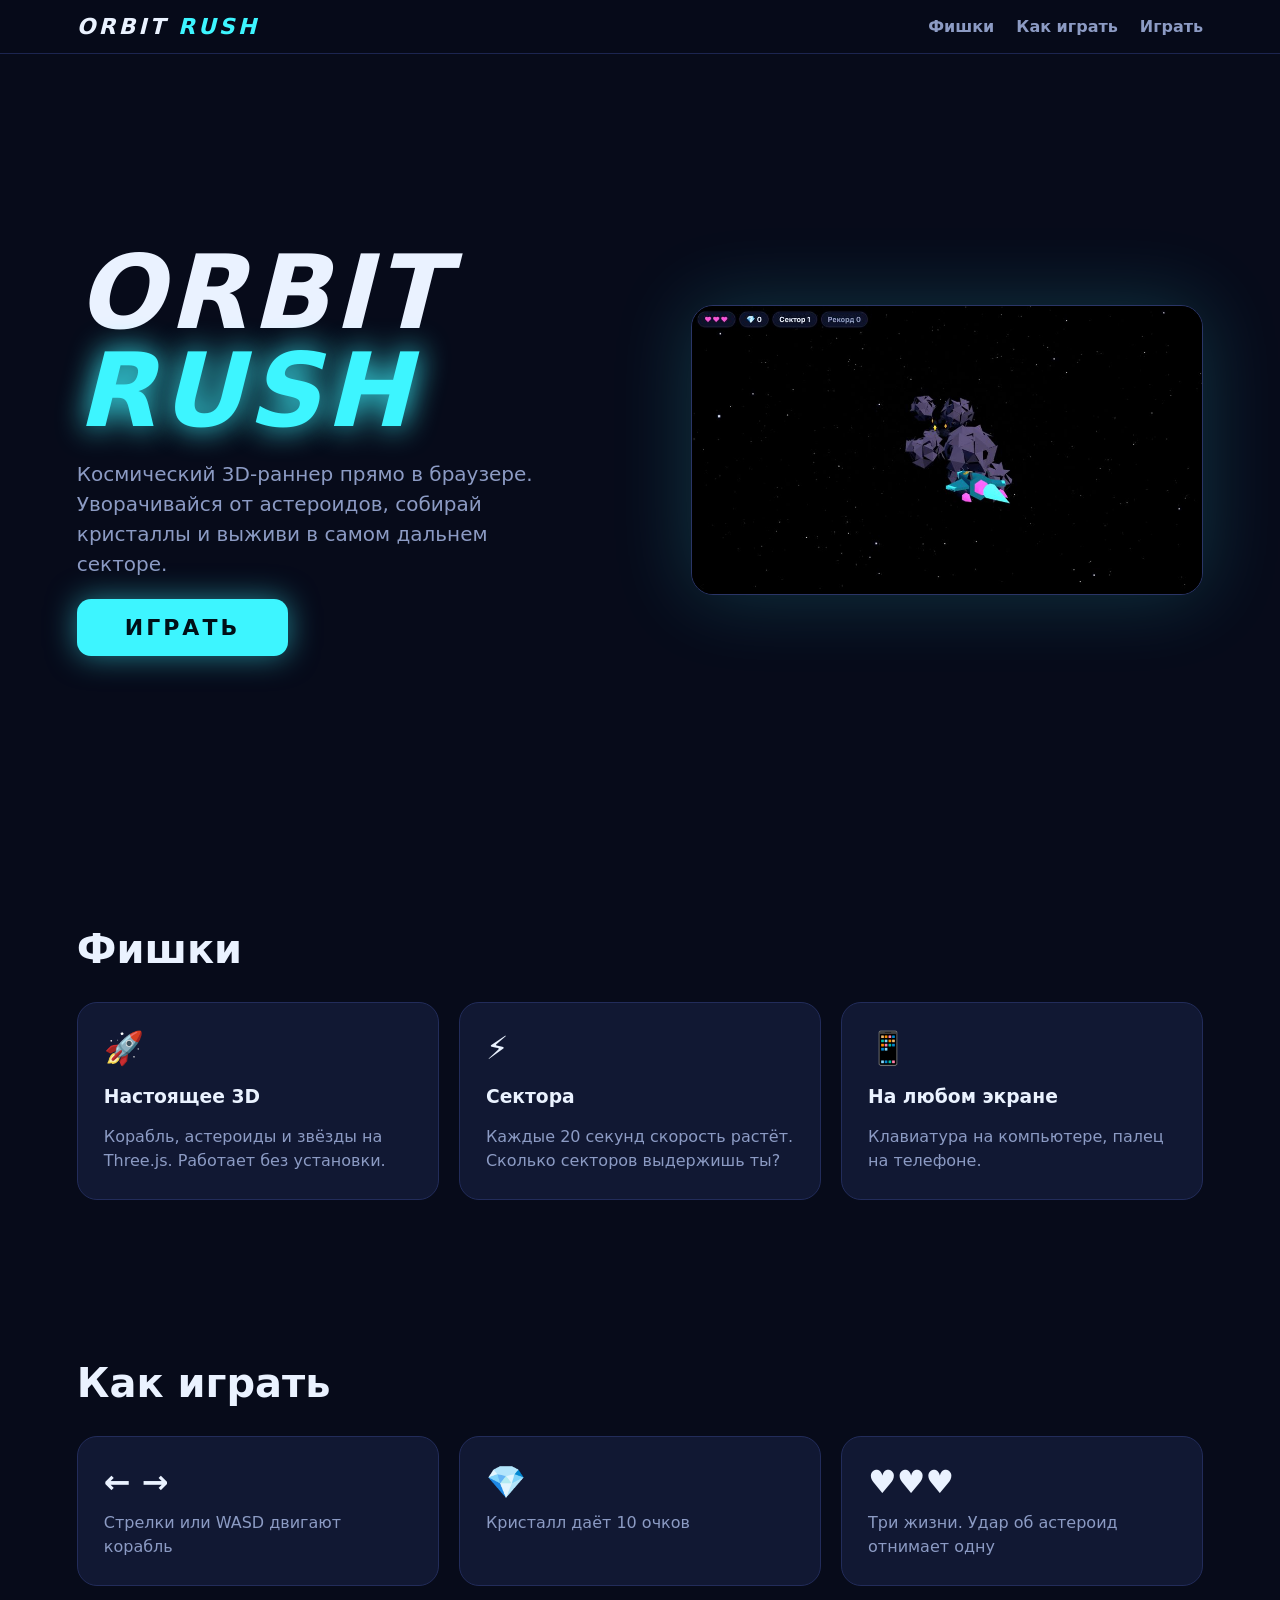
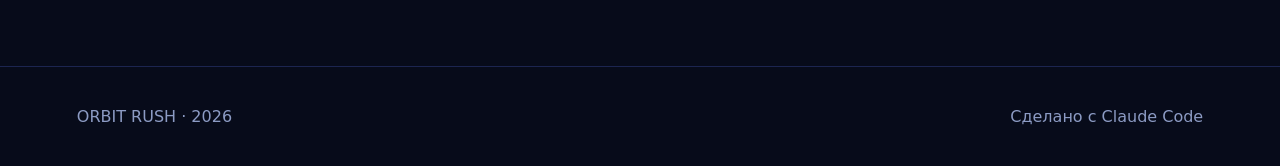
<file: index.html>
<!doctype html>
<html lang="ru">
<head>
<meta charset="utf-8">
<meta name="viewport" content="width=device-width, initial-scale=1">
<title>ORBIT RUSH: 3D-раннер в космосе</title>
<meta name="description" content="Браузерная 3D-игра: уворачивайся от астероидов и собирай кристаллы. Играй бесплатно на компьютере и телефоне.">
<link rel="stylesheet" href="style.css">
<style>
  header { position: sticky; top: 0; z-index: 5; display: flex; justify-content: space-between; align-items: center; padding: 14px 6vw; background: rgba(7, 11, 26, .8); backdrop-filter: blur(10px); border-bottom: 1px solid #1C2550; }
  .logo { font-weight: 900; font-style: italic; letter-spacing: 3px; font-size: 22px; }
  .logo span { color: var(--neon); }
  nav a { color: var(--muted); text-decoration: none; margin-left: 22px; font-weight: 600; }
  nav a:hover { color: var(--ink); }
  .hero { min-height: 88vh; display: grid; grid-template-columns: 1.1fr 1fr; align-items: center; gap: 4vw; padding: 0 6vw; }
  .hero h1 { font-size: clamp(56px, 8vw, 120px); line-height: .95; margin: 0; font-style: italic; font-weight: 900; letter-spacing: 4px; }
  .hero h1 span { display: block; color: var(--neon); text-shadow: 0 0 30px var(--neon); }
  .hero p { color: var(--muted); font-size: 20px; max-width: 480px; line-height: 1.5; }
  .shot { width: 100%; border-radius: 22px; border: 1px solid #2A3566; box-shadow: 0 0 80px rgba(61, 245, 255, .18); }
  section { padding: 80px 6vw; }
  h2 { font-size: 40px; margin: 0 0 30px; }
  .grid { display: grid; grid-template-columns: repeat(3, 1fr); gap: 20px; }
  .card { background: var(--panel); border: 1px solid #222C5A; border-radius: 20px; padding: 26px; transition: transform .25s, border-color .25s; }
  .card:hover { transform: translateY(-6px); border-color: var(--neon); }
  .card b { font-size: 32px; display: block; margin-bottom: 10px; }
  .card p { color: var(--muted); margin: 0; line-height: 1.5; }
  .reveal { opacity: 0; transform: translateY(30px); transition: opacity .7s, transform .7s; }
  .reveal.show { opacity: 1; transform: none; }
  footer { padding: 40px 6vw; color: var(--muted); border-top: 1px solid #1C2550; display: flex; justify-content: space-between; flex-wrap: wrap; gap: 10px; }
  @media (max-width: 800px) { .hero { grid-template-columns: 1fr; padding-top: 40px; } .grid { grid-template-columns: 1fr; } nav { display: none; } }
</style>
</head>
<body>
<header><div class="logo">ORBIT <span>RUSH</span></div><nav><a href="#features">Фишки</a><a href="#how">Как играть</a><a href="play.html">Играть</a></nav></header>

<div class="hero">
  <div>
    <h1>ORBIT<span>RUSH</span></h1>
    <p>Космический 3D-раннер прямо в браузере. Уворачивайся от астероидов, собирай кристаллы и выживи в самом дальнем секторе.</p>
    <a class="btn" href="play.html">ИГРАТЬ</a>
  </div>
  <img class="shot" src="screenshot.jpg" alt="Скриншот игры ORBIT RUSH">
</div>

<section id="features" class="reveal">
  <h2>Фишки</h2>
  <div class="grid">
    <div class="card"><b>🚀</b><h3>Настоящее 3D</h3><p>Корабль, астероиды и звёзды на Three.js. Работает без установки.</p></div>
    <div class="card"><b>⚡</b><h3>Сектора</h3><p>Каждые 20 секунд скорость растёт. Сколько секторов выдержишь ты?</p></div>
    <div class="card"><b>📱</b><h3>На любом экране</h3><p>Клавиатура на компьютере, палец на телефоне.</p></div>
  </div>
</section>

<section id="how" class="reveal">
  <h2>Как играть</h2>
  <div class="grid">
    <div class="card"><b>← →</b><p>Стрелки или WASD двигают корабль</p></div>
    <div class="card"><b>💎</b><p>Кристалл даёт 10 очков</p></div>
    <div class="card"><b>♥♥♥</b><p>Три жизни. Удар об астероид отнимает одну</p></div>
  </div>
</section>

<footer><span>ORBIT RUSH · 2026</span><span>Сделано с Claude Code</span></footer>

<script>
  // плавное появление блоков при прокрутке
  const io = new IntersectionObserver(es => es.forEach(e => e.isIntersecting && e.target.classList.add('show')), { threshold: .15 });
  document.querySelectorAll('.reveal').forEach(el => io.observe(el));
</script>
</body>
</html>
</file>
<file: style.css>
/* ORBIT RUSH: общий стиль игры и сайта */
:root {
  --bg: #070B1A;
  --panel: #111833;
  --ink: #EAF2FF;
  --muted: #8C9BC4;
  --neon: #3DF5FF;
  --hot: #FF4FD8;
  --gold: #FFC93C;
  --font: "Segoe UI", system-ui, sans-serif;
}
* { box-sizing: border-box; }
body { margin: 0; background: var(--bg); color: var(--ink); font-family: var(--font); }

/* ===== игра ===== */
body.game { overflow: hidden; height: 100vh; touch-action: none; }
canvas { display: block; }
#hud { position: fixed; top: 14px; left: 14px; display: flex; gap: 10px; z-index: 2; flex-wrap: wrap; }
.pill { background: rgba(17, 24, 51, .8); border: 1px solid #2A3566; border-radius: 999px; padding: 8px 16px; font-weight: 700; font-size: 18px; }
.pill.dim { color: var(--muted); }
#lives { color: var(--hot); letter-spacing: 2px; }
.screen { position: fixed; inset: 0; display: flex; flex-direction: column; align-items: center; justify-content: center; text-align: center; gap: 14px; z-index: 3; background: radial-gradient(circle at 50% 40%, rgba(61, 245, 255, .12), rgba(7, 11, 26, .85) 60%); padding: 20px; }
.screen.hidden { display: none; }
.screen h1 { font-size: clamp(48px, 10vw, 110px); margin: 0; letter-spacing: 6px; font-weight: 900; font-style: italic; }
.screen h1 span { color: var(--neon); text-shadow: 0 0 24px var(--neon); margin-left: 12px; }
.screen p { max-width: 520px; color: var(--muted); font-size: 18px; margin: 0; }
.screen .keys { font-size: 14px; }
.screen button, .btn { background: var(--neon); color: #001018; border: 0; border-radius: 14px; padding: 16px 48px; font-size: 22px; font-weight: 900; letter-spacing: 3px; cursor: pointer; box-shadow: 0 0 30px rgba(61, 245, 255, .5); transition: transform .15s; text-decoration: none; display: inline-block; }
.screen button:hover, .btn:hover { transform: scale(1.05); }
</file>
